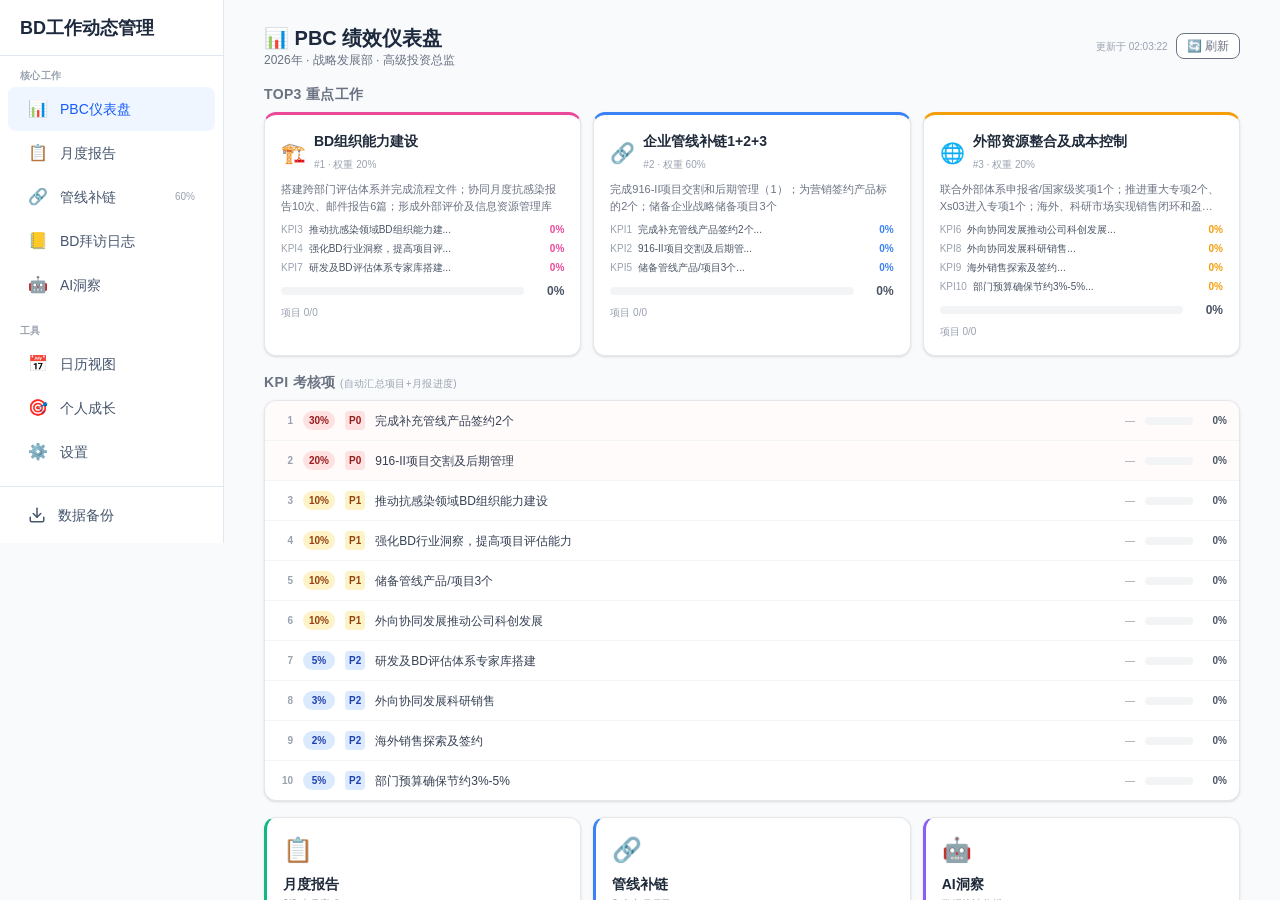
<file: index.html>
<!doctype html>
<html lang="zh-CN">
<head>
<meta charset="UTF-8"/>
<meta name="viewport" content="width=device-width,initial-scale=1.0"/>
<meta name="theme-color" content="#0f172a"/>
<meta name="description" content="BD工作动态管理系统"/>
<meta name="apple-mobile-web-app-capable" content="yes"/>
<meta name="apple-mobile-web-app-status-bar-style" content="black-translucent"/>
<base href="./">
<title>BD工作动态管理</title>
<style>
body{margin:0;overflow:hidden;user-select:none;-webkit-user-select:none;font-family:-apple-system,BlinkMacSystemFont,"Microsoft YaHei",sans-serif}
#root{height:100vh;display:flex}
#preload{position:fixed;inset:0;z-index:99999;display:flex;align-items:center;justify-content:center;background:#0f172a;transition:opacity .3s;flex-direction:column}
#preload.done{opacity:0;pointer-events:none}
.spn{width:40px;height:40px;border:3px solid #334155;border-top-color:#3b82f6;border-radius:50%;animation:spin .8s linear infinite;margin-bottom:16px}
@keyframes spin{to{transform:rotate(360deg)}}
.st{color:#64748b;font-size:.8rem;max-width:320px;text-align:center;line-height:1.5;margin-top:8px}
/* Login overlay */
#lo{position:fixed;inset:0;z-index:99998;display:none;align-items:center;justify-content:center;background:#0f172a}
.lc{background:#1e293b;border-radius:16px;padding:36px 28px;width:100%;max-width:380px;border:1px solid #334155;text-align:center}
.lc h2{font-size:1.2rem;color:#f1f5f9;margin-bottom:4px}
.lc .su{font-size:.75rem;color:#64748b;margin-bottom:20px}
.lc input{width:100%;padding:12px;background:#0f172a;border:1px solid #334155;border-radius:10px;color:#e2e8f0;font-size:15px;outline:none;box-sizing:border-box}
.lc input:focus{border-color:#3b82f6}
.lc .btn{width:100%;padding:12px;border:none;border-radius:10px;font-size:15px;font-weight:600;cursor:pointer;margin-top:12px;transition:all .2s}
.bl{background:#3b82f6;color:#fff}.bl:hover{background:#2563eb}
.bs{background:#10b981;color:#fff}.bs:hover{background:#059669}
.bq{background:transparent;color:#3b82f6;border:2px solid #3b82f6;margin-top:8px}
.er{color:#ef4444;font-size:.7rem;margin-top:6px;min-height:16px}
.qt{text-align:center;margin-top:12px}
.qt canvas{border-radius:12px;background:#fff;padding:8px}
.qh{font-size:.65rem;color:#64748b;margin-top:4px}
.tm{text-align:center;margin-top:10px;font-size:.7rem;color:#64748b}
.tm a{color:#3b82f6;cursor:pointer}
@media(max-width:480px){.lc{padding:24px 18px}}
</style>
</head>
<body>

<div id="preload"><div style="text-align:center"><div class="spn"></div><p style="color:#64748b;font-size:.85rem">BD工作动态管理</p><p class="st" id="ps"></p></div></div>

<div id="lo">
  <div class="lc">
    <h2 id="lt">BD工作动态管理</h2><p class="su" id="ls">请登录以访问系统</p>
    <input type="password" id="pw" placeholder="输入密码..." autocomplete="off"/>
    <div class="er" id="le"></div>
    <button class="btn bl" id="bl" onclick="DL()">登录</button>
    <button class="btn bq" id="bq" onclick="TQ()">扫码登录</button>
    <div id="qb" style="display:none"><canvas id="qc" width="220" height="220"></canvas><p class="qh">点击二维码复制链接，在手机浏览器打开即可登录</p></div>
    <div class="tm"><a id="ts" onclick="TS()">首次使用？设置主密码</a></div>
  </div>
</div>

<div id="root"></div>

<script>
(function(){
'use strict';

var PL=document.getElementById('preload'),PS=document.getElementById('ps'),LOGS=[];
function S(m){if(PS)PS.textContent=m;LOGS.push('[S] '+m)}
function L(m){console.log('[BD]',m);LOGS.push(m)}
S('初始化...');

// Fallback: hide preloader after 8s
setTimeout(function(){
  if(PL&&!PL.classList.contains('done')){S('加载超时 - 请刷新');PL.style.opacity='.6';PL.querySelector('.spn').style.display='none';}
},8000);

// Watch React mount
var obs=new MutationObserver(function(){var r=document.getElementById('root');if(r&&r.children.length>0){S('渲染完成');setTimeout(function(){PL.classList.add('done');setTimeout(function(){PL.style.display='none';},400);
  // Fix scroll-to-top button after React renders
  setTimeout(function(){var btns=document.querySelectorAll('[title="顶部"]');btns.forEach(function(b){var orig=b.onclick;b.onclick=function(){window.scrollTo({top:0,behavior:'smooth'});var c=document.querySelector('.min-h-screen');if(c)c.scrollTo({top:0,behavior:'smooth'});var m=document.querySelector('main');if(m)m.scrollTo({top:0,behavior:'smooth'})}});L('Scroll fix: '+btns.length+' btns')},800);
  // Fix mobile nav active state for /report and /goals
  setTimeout(function(){var p=location.pathname+location.hash;document.querySelectorAll('nav button').forEach(function(b){var to=(b.getAttribute('data-to')||'');if(to&&p.indexOf(to)>=0){b.style.color='#2563eb';b.querySelector('span:last-child')&&(b.querySelector('span:last-child').style.color='#2563eb')}});L('Mobile nav fix applied')},1000);
},200);obs.disconnect();L('React mounted');}});
obs.observe(document.getElementById('root'),{childList:true,subtree:true});

// Check URL for debug mode
var SKIP_LOGIN = location.search.indexOf('nologin=1')>=0 || location.hash.indexOf('nologin=1')>=0;
if(SKIP_LOGIN){S('调试模式 - 跳过登录');}

// ═══════════════ INDEXEDDB ═══════════════
var DB='BDSystemDB',DV=1,STS=['todos','calendar_events','goals','milestones','reminders','settings','projects','project_tasks','project_links','monthly_items','bd_visits','system'];
function ODB(){return new Promise(function(rs,rj){var r=indexedDB.open(DB,DV);r.onupgradeneeded=function(e){var d=e.target.result;for(var i=0;i<STS.length;i++){var s=STS[i];if(!d.objectStoreNames.contains(s))d.createObjectStore(s,{keyPath:'id',autoIncrement:true});}if(!d.objectStoreNames.contains('system'))d.createObjectStore('system',{keyPath:'key'});};r.onsuccess=function(){rs(r.result)};r.onerror=function(e){rj(e.target.error)};})}
function DO(s,m,fn){return ODB().then(function(d){return new Promise(function(rs,rj){var t=d.transaction(s,m),st=t.objectStore(s),r=fn(st);r.onsuccess=function(e){rs(e.target.result);try{d.close()}catch(_){}};r.onerror=function(e){rj(e.target.error);try{d.close()}catch(_){}};})})}
function GA(s){return DO(s,'readonly',function(st){return st.getAll()})}
function G1(s,id){return DO(s,'readonly',function(st){return st.get(id)})}
function PU(s,o){return DO(s,'readwrite',function(st){return st.put(o)})}
function DL1(s,id){return DO(s,'readwrite',function(st){return st.delete(id)})}

// ═══════════════ CRYPTO ═══════════════
var EK=null;
async function DK(pw,sa){var e=new TextEncoder(),km=await crypto.subtle.importKey('raw',e.encode(pw),'PBKDF2',false,['deriveKey']);return crypto.subtle.deriveKey({name:'PBKDF2',salt:sa||e.encode('BD-SALT-v2'),iterations:100000,hash:'SHA-256'},km,{name:'AES-GCM',length:256},false,['encrypt','decrypt'])}
async function EN(k,t){var iv=crypto.getRandomValues(new Uint8Array(12)),e=new TextEncoder(),ct=await crypto.subtle.encrypt({name:'AES-GCM',iv},k,e.encode(t)),c=new Uint8Array(iv.length+ct.byteLength);c.set(iv,0);c.set(new Uint8Array(ct),iv.length);return btoa(String.fromCharCode.apply(null,c))}
async function DE(k,b){var r=Uint8Array.from(atob(b),function(c){return c.charCodeAt(0)}),iv=r.slice(0,12),ct=r.slice(12),pt=await crypto.subtle.decrypt({name:'AES-GCM',iv},k,ct);return new TextDecoder().decode(pt)}
async function HP(pw){var e=new TextEncoder(),h=await crypto.subtle.digest('SHA-256',e.encode(pw));return Array.from(new Uint8Array(h)).map(function(b){return b.toString(16).padStart(2,'0')}).join('')}
async function SG(k){try{var r=await G1('system',k);return r?r.value:null}catch(e){return null}}
async function SS(k,v){try{await PU('system',{key:k,value:v})}catch(e){}}

// Encrypted data helpers
async function EGA(s){var rows=await GA(s);if(!EK)return rows;var d=[];for(var i=0;i<rows.length;i++){var r=rows[i];if(r._enc){try{var j=JSON.parse(await DE(EK,r._enc));j.id=r.id;d.push(j)}catch(e){d.push(r)}}else d.push(r)}return d}
async function EPU(s,o){if(EK&&!o._raw){var r={},id=o.id;for(var k in o){if(o.hasOwnProperty(k)&&k!=='id')r[k]=o[k]}var enc=await EN(EK,JSON.stringify(r));return PU(s,{id:id||undefined,_enc:enc})}return PU(s,o)}
async function DA(s){return EK?EGA(s):GA(s)}
async function DP(s,o){return EK?EPU(s,o):PU(s,o)}

// ═══════════════ LOGIN ═══════════════
var AUTH=false,LA=0,LU=0,MA=5,LD=30000,QT=300000;
async function DL(){if(LU&&Date.now()<LU){document.getElementById('le').textContent='已锁定，请'+Math.ceil((LU-Date.now())/1000)+'秒后重试';return}
  var p=document.getElementById('pw').value;if(!p){document.getElementById('le').textContent='请输入密码';return}
  var h=await SG('password_hash');if(!h){document.getElementById('le').textContent='请先设置主密码';return}
  var ih=await HP(p);if(ih!==h){LA++;document.getElementById('le').textContent='密码错误 ('+LA+'/'+MA+')';if(LA>=MA){LU=Date.now()+LD;setTimeout(function(){LU=0;LA=0;document.getElementById('le').textContent='';},LD)}return}
  LA=0;EK=await DK(p);await LAUNCH()}
async function DS(){var p=document.getElementById('pw').value;if(!p||p.length<6){document.getElementById('le').textContent='密码至少6位';return}
  var h=await HP(p);await SS('password_hash',h);EK=await DK(p);await LAUNCH()}
function TS(f){var s=document.getElementById('bl').classList.contains('bs');
  if(s||f){document.getElementById('bl').className='btn bl';document.getElementById('bl').textContent='登录';document.getElementById('bl').onclick=DL;document.getElementById('lt').textContent='BD工作动态管理';document.getElementById('ls').textContent='请登录以访问系统';document.getElementById('ts').textContent='首次使用？设置主密码';document.getElementById('ts').onclick=TS;document.getElementById('bq').style.display=''}
  else{document.getElementById('bl').className='btn bs';document.getElementById('bl').textContent='设置主密码并进入';document.getElementById('bl').onclick=DS;document.getElementById('lt').textContent='初始化系统';document.getElementById('ls').textContent='设置一个主密码（请牢记）';document.getElementById('ts').textContent='已有密码？去登录';document.getElementById('ts').onclick=function(){TS(true)};document.getElementById('bq').style.display='none';document.getElementById('qb').style.display='none'}}
var QTIM=null;
async function TQ(){var b=document.getElementById('qb');if(b.style.display==='none'){var h=await SG('password_hash');if(!h){document.getElementById('le').textContent='请先设置密码';return}
  var e=new TextEncoder(),n=Math.floor(Date.now()/QT),km=await crypto.subtle.importKey('raw',e.encode(h),{name:'HMAC',hash:'SHA-256'},false,['sign']);var s=await crypto.subtle.sign('HMAC',km,e.encode(String(n)));var t=btoa(String.fromCharCode.apply(null,new Uint8Array(s))).replace(/[+/=]/g,'');var url=location.origin+location.pathname+'#login='+t+'.'+n;
  var c=document.getElementById('qc'),ctx=c.getContext('2d');ctx.fillStyle='#fff';ctx.fillRect(0,0,220,220);ctx.fillStyle='#1e293b';ctx.fillRect(10,10,200,200);
  ctx.fillStyle='#fff';ctx.fillRect(30,30,160,160);
  ctx.fillStyle='#1e293b';ctx.font='bold 13px monospace';ctx.textAlign='center';
  ctx.fillText('扫码登录',110,80);
  ctx.font='9px monospace';ctx.fillText(url.substring(0,32),110,105);
  ctx.fillText(url.substring(32,64),110,118);
  ctx.fillText(url.substring(64,96),110,131);
  ctx.font='bold 11px monospace';ctx.fillStyle='#3b82f6';ctx.fillText('复制链接 →',110,165);
  b.style.display='block';
  // Click QR to copy URL
  c.style.cursor='pointer';c.title='点击复制登录链接';c.onclick=function(){navigator.clipboard.writeText(url).then(function(){document.getElementById('le').textContent='链接已复制！在手机浏览器打开即可登录'});};
  b.style.display='block';if(QTIM)clearInterval(QTIM);QTIM=setInterval(function(){if(b.style.display==='none'){clearInterval(QTIM)}},120000)}else{b.style.display='none';if(QTIM){clearInterval(QTIM);QTIM=null}}}
async function CQ(){var h=location.hash;if(h&&h.indexOf('#login=')===0){var d=h.slice(7),p=d.split('.'),t=p[0],ts=parseInt(p[1]),n=Math.floor(Date.now()/QT);if(Math.abs(n-ts)<=1){var ph=await SG('password_hash');if(ph){var e=new TextEncoder(),km=await crypto.subtle.importKey('raw',e.encode(ph),{name:'HMAC',hash:'SHA-256'},false,['sign']);var s=await crypto.subtle.sign('HMAC',km,e.encode(String(ts)));var ex=btoa(String.fromCharCode.apply(null,new Uint8Array(s))).replace(/[+/=]/g,'');if(t===ex){location.hash='';var sk=await DK(ph,e.encode('QR-SESSION'));EK=sk;await SS('qr_session_key',await EN(sk,ph));await LAUNCH();return true}}}location.hash=''}return false}
async function LAUNCH(){AUTH=true;document.getElementById('lo').style.display='none';document.getElementById('root').style.display='flex';L('Authenticated')}

// ═══════════════ INIT LOGIN ═══════════════
(async function I(){
  if(SKIP_LOGIN){AUTH=true;return}
  if(await CQ())return;
  var h=await SG('password_hash');
  if(!h){TS()}else{document.getElementById('lo').style.display='flex'}
  document.getElementById('pw').addEventListener('keydown',function(e){if(e.key==='Enter'){var s=document.getElementById('bl').classList.contains('bs');s?DS():DL()}})
  setInterval(function(){if(LU&&Date.now()>=LU){LU=0;LA=0;document.getElementById('le').textContent=''}},1000)
})();

// ═══════════════ API HELPERS ═══════════════
function JR(d,s){return new Response(JSON.stringify(d),{status:s||200,headers:{'Content-Type':'application/json','Access-Control-Allow-Origin':'*'}})}
function ER(m,s){return JR({error:m},s||500)}
function NO(){var d=new Date();return d.getFullYear()+'-'+String(d.getMonth()+1).padStart(2,'0')+'-'+String(d.getDate()).padStart(2,'0')+' '+String(d.getHours()).padStart(2,'0')+':'+String(d.getMinutes()).padStart(2,'0')+':'+String(d.getSeconds()).padStart(2,'0')}
function GP(url){try{return new URL('http://x'+url).searchParams}catch(e){return new URLSearchParams()}}

// ═══════════════ ROUTE MATCHER ═══════════════
function MR(url,method){var p=url.replace(/\/api/,''),m;
  if(method==='GET'&&p==='/todos')return{s:'todos',a:'getAll'};if(method==='POST'&&p==='/todos')return{s:'todos',a:'create'};m=p.match(/^\/todos\/(\d+)$/);if(m)return{s:'todos',a:method==='PUT'?'update':'delete',id:parseInt(m[1])};
  if(method==='GET'&&p==='/calendar/events')return{s:'calendar_events',a:'getFilteredCal'};if(method==='POST'&&p==='/calendar/events')return{s:'calendar_events',a:'create'};m=p.match(/^\/calendar\/events\/(\d+)$/);if(m)return{s:'calendar_events',a:method==='PUT'?'update':'delete',id:parseInt(m[1])};if(method==='GET'&&p.indexOf('/calendar/unified')===0)return{s:'calendar_events',a:'unified'};if(method==='PUT'&&p==='/calendar/sync-source')return{s:'calendar_events',a:'sync'};if(method==='GET'&&p.indexOf('/calendar/source-detail')===0)return{s:'calendar_events',a:'sourceDetail'};
  if(method==='GET'&&p==='/goals')return{s:'goals',a:'getAllG'};if(method==='POST'&&p==='/goals')return{s:'goals',a:'create'};m=p.match(/^\/goals\/(\d+)$/);if(m)return{s:'goals',a:method==='PUT'?'update':'delete',id:parseInt(m[1])};m=p.match(/^\/goals\/(\d+)\/progress$/);if(m)return{s:'goals',a:'updateP',id:parseInt(m[1])};if(method==='POST'&&p==='/goals/milestones')return{s:'milestones',a:'create'};m=p.match(/^\/goals\/milestones\/(\d+)$/);if(m)return{s:'milestones',a:method==='PUT'?'update':'delete',id:parseInt(m[1])};
  if(method==='GET'&&p.indexOf('/reminders/pending')===0)return{s:'reminders',a:'pending'};m=p.match(/^\/reminders\/(\d+)\/dismiss$/);if(m)return{s:'reminders',a:'dismiss',id:parseInt(m[1])};
  if(method==='GET'&&p==='/projects/all-tasks')return{s:'project_tasks',a:'allTasks'};if(method==='GET'&&p==='/projects')return{s:'projects',a:'getAll'};if(method==='POST'&&p==='/projects')return{s:'projects',a:'create'};m=p.match(/^\/projects\/(\d+)\/tasks$/);if(m)return{s:'project_tasks',a:method==='GET'?'byProject':'createTask',id:parseInt(m[1])};m=p.match(/^\/projects\/(\d+)\/links$/);if(m)return{s:'project_links',a:'getLinks',id:parseInt(m[1])};m=p.match(/^\/projects\/(\d+)\/suggested-links$/);if(m)return{s:'project_links',a:'suggested',id:parseInt(m[1])};m=p.match(/^\/projects\/(\d+)$/);if(m)return{s:'projects',a:method==='GET'?'getById':(method==='PUT'?'update':'delete'),id:parseInt(m[1])};m=p.match(/^\/projects\/tasks\/(\d+)$/);if(m)return{s:'project_tasks',a:method==='PUT'?'updateTask':'deleteTask',id:parseInt(m[1])};if(method==='POST'&&p==='/projects/links')return{s:'project_links',a:'createLink'};m=p.match(/^\/projects\/links\/(\d+)$/);if(m)return{s:'project_links',a:'deleteLink',id:parseInt(m[1])};
  if(method==='GET'&&p.indexOf('/monthly/summary')===0)return{s:'monthly_items',a:'summary'};if(method==='GET'&&p.indexOf('/monthly/items')===0&&p.indexOf('?')>=0)return{s:'monthly_items',a:'getFiltered'};m=p.match(/^\/monthly\/items\/(\d+)$/);if(m)return{s:'monthly_items',a:method==='GET'?'getById':(method==='PUT'?'update':'delete'),id:parseInt(m[1])};if(method==='POST'&&p==='/monthly/items')return{s:'monthly_items',a:'create'};if(method==='POST'&&p.indexOf('/monthly/dedup')>=0)return{s:'monthly_items',a:'dedup'};if(method==='POST'&&p.indexOf('/monthly/clean-dates')>=0)return{s:'monthly_items',a:'cleanDates'};
  if(method==='GET'&&p.indexOf('/bd-visits/stats/summary')>=0)return{s:'bd_visits',a:'stats'};m=p.match(/^\/bd-visits\/(\d+)$/);if(m)return{s:'bd_visits',a:method==='GET'?'getById':(method==='PUT'?'update':'delete'),id:parseInt(m[1])};if(method==='GET'&&p.indexOf('/bd-visits')===0&&p.split('/').length<=2)return{s:'bd_visits',a:'getAll'};if(method==='POST'&&p==='/bd-visits')return{s:'bd_visits',a:'create'};
  m=p.match(/^\/settings\/(.+)$/);if(m)return{s:'settings',a:method==='GET'?'get':'set',key:m[1]};
  if(method==='GET'&&p.indexOf('/analyze/monthly')>=0)return{s:'monthly_items',a:'analyzeM'};if(method==='GET'&&p.indexOf('/analyze/sequential')>=0)return{s:'monthly_items',a:'analyzeS'};
  if(method==='GET'&&p.match(/^\/projects\/(\d+)\/related-history/))return{s:'projects',a:'relatedHistory'};
  return null}

// ═══════════════ API HANDLER ═══════════════
async function HA(url,method,body){
  var r=MR(url,method);if(!r)return ER('Not found: '+url,404);
  try{var s=r.s,a=r.a,id=r.id,key=r.key,now=NO(),bd={};
    if(body){try{bd=typeof body==='string'?JSON.parse(body):body}catch(e){bd={}}}
    var qp=GP(url);

    switch(a){
      case 'getAll':return JR(await DA(s));
      case 'getFilteredCal':var ce=await DA('calendar_events'),st=qp.get('start'),en=qp.get('end');if(st&&en)ce=ce.filter(function(e){return e.event_date>=st&&e.event_date<=en});return JR(ce);
      case 'getFiltered':var items=await DA(s),y=parseInt(qp.get('year')),m=parseInt(qp.get('month'));if(y&&m)items=items.filter(function(i){return i.year===y&&i.month===m});return JR(items);
      case 'getById':return JR(await G1(s,id));
      case 'create':var o={};for(var k in bd){if(bd.hasOwnProperty(k))o[k]=bd[k]}o.created_at=o.created_at||now;o.updated_at=now;delete o.id;var nid=await DP(s,o);var cr=await G1(s,nid);return JR(cr||{},201);
      case 'update':var ex=await G1(s,id);if(!ex)return ER('Not found',404);for(var k2 in bd){if(bd.hasOwnProperty(k2))ex[k2]=bd[k2]}ex.updated_at=now;await DP(s,ex);return JR(await G1(s,id));
      case 'delete':await DL1(s,id);return JR({success:true});
      case 'getAllG':var gs=await DA('goals'),ms=await DA('milestones');return JR({goals:gs,milestones:ms});
      case 'updateP':var g=await G1(s,id);if(!g)return ER('Not found',404);g.current_value=bd.value;g.updated_at=now;await DP(s,g);return JR(g);
      case 'unified':var ev=await DA('calendar_events'),td=await DA('todos'),ust=qp.get('start'),uen=qp.get('end');
        if(ust&&uen){ev=ev.filter(function(e){return e.event_date>=ust&&e.event_date<=uen});td=td.filter(function(t){return t.due_date&&t.due_date>=ust&&t.due_date<=uen})}
        var u=[];ev.forEach(function(e){u.push(Object.assign({},e,{source_type:'calendar',source_id:e.id,color:e.color||'#3b82f6'}))});td.filter(function(t){return t.due_date}).forEach(function(t){u.push({id:'todo_'+t.id,source_type:'todo',source_id:t.id,title:t.title,description:t.description||'',date:t.due_date,status:t.status,color:'#f59e0b',priority:t.priority,completed:t.status==='done'})});return JR(u);
      case 'pending':return JR(await DA('reminders'));case 'dismiss':await DL1('reminders',id);return JR({success:true});
      case 'get':var sv=await G1('settings',key);return JR(sv?sv.value:null);case 'set':await PU('settings',{key:key,value:bd.value});return JR({success:true});
      case 'summary':var mi=await DA('monthly_items'),uy=parseInt(qp.get('year')||'2026'),mo={};for(var mm=1;mm<=12;mm++){var fi=mi.filter(function(i){return i.year===uy&&i.month===mm});mo[mm]={summary:fi.filter(function(i){return i.type==='summary'}).length,plan:fi.filter(function(i){return i.type==='plan'}).length}}return JR({year:uy,months:mo});
      case 'dedup':return JR({removed:0,ids:[],message:'ok'});case 'cleanDates':return JR({removed:0,message:'ok'});
      case 'stats':var vs=await DA('bd_visits'),bi={},bo={},ba={};vs.forEach(function(v){bi[v.industry]=(bi[v.industry]||0)+1;bo[v.opportunity]=(bo[v.opportunity]||0)+1;ba[v.action_status]=(ba[v.action_status]||0)+1});return JR({total:vs.length,byIndustry:Object.keys(bi).map(function(k){return{industry:k,cnt:bi[k]}}),byOpportunity:Object.keys(bo).map(function(k){return{opportunity:k,cnt:bo[k]}}),byAction:Object.keys(ba).map(function(k){return{action_status:k,cnt:ba[k]}})});
      case 'analyzeM':var am=await DA('monthly_items'),yr1=parseInt(qp.get('year')),mo1=parseInt(qp.get('month'));var fit=am.filter(function(i){return i.year===yr1&&i.month===mo1}),tdn=fit.filter(function(i){return i.status==='完成'||i.status==='done'}).length,prv=am.filter(function(i){return i.year===yr1&&i.month===mo1-1}),pd=prv.filter(function(i){return i.status==='完成'||i.status==='done'}).length;
        var cats={},prios={};fit.forEach(function(i){cats[i.category]=(cats[i.category]||0)+1;var p=i.priority||0;prios[p]=(prios[p]||0)+1});
        return JR({year:yr1,month:mo1,overview:{total:fit.length,done:tdn,pending:fit.length-tdn,rate:fit.length?(tdn/fit.length*100):0,grade:tdn>=fit.length*.8?'A':tdn>=fit.length*.5?'B':'C'},prevMonth:{month:mo1-1,year:yr1,total:prv.length,done:pd,rate:prv.length?(pd/prv.length*100):0},velocity:{change:prv.length?((fit.length-prv.length)/prv.length*100):0,trend:fit.length>prv.length?'up':fit.length<prv.length?'down':'stable'},bdPipeline:[],priorityAnalysis:[{level:0,label:'无',total:prios[0]||0,done:0,rate:0},{level:1,label:'低',total:prios[1]||0,done:0,rate:0},{level:2,label:'中',total:prios[2]||0,done:0,rate:0},{level:3,label:'高',total:prios[3]||0,done:0,rate:0}],categoryAnalysis:Object.keys(cats).map(function(c){var cd=fit.filter(function(i){return i.category===c&&(i.status==='完成'||i.status==='done')}).length;return{category:c,total:cats[c],done:cd,rate:cats[c]?(cd/cats[c]*100):0,pending:cats[c]-cd}}),unfinishedReasons:fit.filter(function(i){return i.status!=='完成'&&i.status!=='done'}).map(function(i){return i.completion_note||i.content||''}).filter(Boolean).slice(0,10),bdExploration:{total:0,done:0,rate:0,items:[]},followUps:fit.filter(function(i){return i.status&&i.status!=='完成'&&i.status!=='done'}).slice(0,8).map(function(i){return{content:i.content,category:i.category,priority:i.priority||0,due_date:i.due_date}}),recommendations:tdn<fit.length*.5?['完成率偏低，建议优先推进核心项目']:['各项工作推进良好，继续保持'],summary:yr1+'年'+mo1+'月共'+fit.length+'项工作，完成'+tdn+'项，完成率'+Math.round(tdn/fit.length*100)+'%'});
      case 'analyzeS':return JR({year:2026,quarters:{},monthly:{},summary:'本地数据分析'});
      case 'allTasks':return JR(await DA('project_tasks'));
      case 'byProject':var pt=await DA('project_tasks');return JR(pt.filter(function(t){return t.project_id===id}));
      case 'createTask':var to={};for(var kt in bd){to[kt]=bd[kt]}to.project_id=id;to.created_at=now;delete to.id;var tn=await DP('project_tasks',to);return JR(await G1('project_tasks',tn),201);
      case 'updateTask':var tk=await G1('project_tasks',id);if(!tk)return ER('Not found',404);for(var ku in bd){tk[ku]=bd[ku]}await DP('project_tasks',tk);return JR(await G1('project_tasks',id));
      case 'deleteTask':await DL1('project_tasks',id);return JR({success:true});
      case 'getLinks':var al=await DA('project_links'),pl=al.filter(function(l){return l.project_a===id||l.project_b===id}),ap=await DA('projects');return JR(pl.map(function(l){var oid=l.project_a===id?l.project_b:l.project_a,op=ap.find(function(p){return p.id===oid});return{link:l,otherProject:op||null}}));
      case 'suggested':return JR([]);
      case 'createLink':var lo={};for(var kl in bd){lo[kl]=bd[kl]}lo.created_at=now;delete lo.id;var ln=await DP('project_links',lo);return JR(await G1('project_links',ln),201);
      case 'deleteLink':await DL1('project_links',id);return JR({success:true});
      case 'sourceDetail':var tp=qp.get('type'),si=parseInt(qp.get('id'));if(tp==='todo')return JR(await G1('todos',si));if(tp==='monthly')return JR(await G1('monthly_items',si));if(tp==='bd_visit')return JR(await G1('bd_visits',si));return JR(null);
      case 'sync':return JR({success:true});
      case 'relatedHistory':var allM=await DA('monthly_items'),allT=await DA('project_tasks'),allTD=await DA('todos'),kw=(qp.get('keywords')||'').split(/[,，\s]+/).filter(function(k){return k.length>=2}),yr=parseInt(qp.get('year')),mo=parseInt(qp.get('month'));var tl=[];
        for(var mi=0;mi<allM.length;mi++){var item=allM[mi];if(item.year>yr||(item.year===yr&&item.month>mo))continue;var match=kw.length===0||kw.some(function(k){return(item.content||'').indexOf(k)>=0||(item.category||'').indexOf(k)>=0});if(match)tl.push({source:'monthly',id:item.id,content:item.content,category:item.category,status:item.status,due_date:item.due_date,year:item.year,month:item.month})}
        for(var ti=0;ti<allT.length;ti++){var tsk=allT[ti];if(tsk.project_id!==id)continue;if(tsk.year>yr||(tsk.year===yr&&tsk.month>mo))continue;tl.push({source:'task',id:tsk.id,content:tsk.description||tsk.next_action||'',category:'任务',status:tsk.status||'',due_date:tsk.due_date,year:tsk.year,month:tsk.month})}
        for(var di=0;di<allTD.length;di++){var td=allTD[di];var tdm=td.due_date?parseInt(td.due_date.slice(5,7)):mo,tdy=td.due_date?parseInt(td.due_date.slice(0,4)):yr;if(tdy>yr||(tdy===yr&&tdm>mo))continue;tl.push({source:'todo',id:td.id,content:td.title,category:'待办',status:td.status||'',due_date:td.due_date,year:tdy,month:tdm})}
        tl.sort(function(a,b){return a.year!==b.year?a.year-b.year:a.month-b.month});
        var groups=[];tl.forEach(function(i){var key=i.year+'年'+(i.month||'')+'月';var g=groups.find(function(x){return x.label===key});if(!g){g={label:key,items:[]};groups.push(g)}g.items.push(i)});
        return JR({timeline:groups,keywords:kw.length>0?kw:['项目','进展','计划','完成','报告']});
      default:return ER('Unknown: '+a);
    }}catch(e){L('API Error ['+a+']: '+e.message);return ER(e.message||'Internal error',500)}
}

// ═══════════════ FETCH INTERCEPTOR ═══════════════
var _F=window.fetch;window.fetch=function(input,init){init=init||{};var url,method,body;
  if(typeof input==='string'){url=input;method=(init.method||'GET').toUpperCase();body=init.body||null}
  else if(input&&input.url){url=input.url;method=(input.method||init.method||'GET').toUpperCase();body=init.body||input.body||null}
  else return _F.call(window,input,init);
  if(url.indexOf('/api/')>=0)return HA(url,method,body);
  return _F.call(window,input,init)}

// ═══════════════ EXPORT/IMPORT ═══════════════
window.exportAllData=async function(){var d={};for(var i=0;i<STS.length;i++){var s=STS[i];if(s==='system')continue;d[s]=await DA(s)}var b=new Blob([JSON.stringify(d,null,2)],{type:'application/json'}),a=document.createElement('a');a.href=URL.createObjectURL(b);a.download='BD_backup_'+new Date().toISOString().slice(0,10)+'.json';a.click()}
window.importAllData=async function(f){var t=await f.text(),d=JSON.parse(t);for(var s in d){if(STS.indexOf(s)<0||s==='system')continue;for(var j=0;j<d[s].length;j++){d[s][j].id=undefined;await DP(s,d[s][j])}}alert('导入完成');location.reload()}
window.runDiag=async function(){var r=['=== BD Diagnostics ==='];try{var db=await ODB();r.push('DB: OK ('+Array.from(db.objectStoreNames).join(',')+')');db.close()}catch(e){r.push('DB: FAIL - '+e.message)}for(var i=0;i<STS.length;i++){try{var c=(await GA(STS[i])).length;r.push(STS[i]+': '+c+' recs')}catch(e){r.push(STS[i]+': ERR - '+e.message)}}
  r.push('Auth: '+(AUTH?'ON':'OFF'));r.push('Host: '+location.hostname);r.push('Logs: '+LOGS.length);r.push('========================');console.log(r.join('\n'));return r.join('\n')}

// Sample data generator for testing
window.genSampleData=async function(){
  var y=2026,m=6;
  var visits=[{target_name:'BioPharm Inc.',industry:'创新药',visit_date:y+'-0'+m+'-05',source:'行业会议',confidence:'高',profit_model:'License-out',one_liner:'新型双抗ADC平台',opportunity:'BD项目',action_status:'跟进中',created_at:NO(),updated_at:NO()},
    {target_name:'GeneTech Labs',industry:'基因治疗',visit_date:y+'-0'+m+'-12',source:'FA推荐',confidence:'中',profit_model:'NewCo',one_liner:'AAV载体基因治疗',opportunity:'BD项目',action_status:'待评估',created_at:NO(),updated_at:NO()}];
  for(var i=0;i<visits.length;i++)await DP('bd_visits',visits[i]);
  var items=[{year:y,month:m,type:'summary',category:'BD项目',content:'完成Astra-Tech项目TS条款谈判',status:'已完成',bd_stage:'TS谈判',responsible_person:'BD VP',reviewer:'CEO',created_at:NO(),updated_at:NO()},
    {year:y,month:m,type:'summary',category:'BD项目',content:'拜访3家创新药企进行标的筛选',status:'已完成',created_at:NO(),updated_at:NO()},
    {year:y,month:m,type:'plan',category:'BD项目',content:'推进BioPharm项目进入尽调阶段',status:'进行中',due_date:y+'-0'+(m+1)+'-15',created_at:NO(),updated_at:NO()},
    {year:y,month:m,type:'summary',category:'资本项目',content:'完成916-II交割后管理报告',status:'已完成',created_at:NO(),updated_at:NO()},
    {year:y,month:m,type:'plan',category:'资本项目',content:'准备Q3资本项目沙盘推演',status:'进行中',created_at:NO(),updated_at:NO()}];
  for(var j=0;j<items.length;j++)await DP('monthly_items',items[j]);
  var projects=[{name:'BD2026-001 BioPharm双抗ADC',code:'BD2026-001',category:'BD项目',description:'新型双抗ADC平台技术引进',status:'active',bd_stage:'尽职调查',source:'行业会议',overview:'标的为US-based biotech，拥有FIC双抗ADC平台 [关键词:ADC,双抗,license,引进]',responsible_person:'BD VP',reviewer:'CEO',created_at:NO(),updated_at:NO()}];
  for(var k=0;k<projects.length;k++)await DP('projects',projects[k]);
  console.log('Sample data generated: '+visits.length+' visits, '+items.length+' monthly items, '+projects.length+' projects');
  return'Generated. Refresh to see data.'};

// ═══════════════ POST-INIT ═══════════════
setTimeout(async function(){try{await ODB();L('DB ready');S('就绪')}catch(e){L('DB FAIL: '+e.message);S('数据库失败: '+e.message)}},500)

})();
</script>

<script type="module" crossorigin src="assets/index-BWuu2FYJ.js"></script>
<link rel="stylesheet" crossorigin href="assets/index-WEw1OT1d.css">

</body>
</html>
</file>
<file: assets/index-WEw1OT1d.css>
/*! tailwindcss v4.3.0 | MIT License | https://tailwindcss.com */
@layer properties{@supports (((-webkit-hyphens:none)) and (not (margin-trim:inline))) or ((-moz-orient:inline) and (not (color:rgb(from red r g b)))){*,:before,:after,::backdrop{--tw-translate-x:0;--tw-translate-y:0;--tw-translate-z:0;--tw-scale-x:1;--tw-scale-y:1;--tw-scale-z:1;--tw-rotate-x:initial;--tw-rotate-y:initial;--tw-rotate-z:initial;--tw-skew-x:initial;--tw-skew-y:initial;--tw-space-y-reverse:0;--tw-divide-y-reverse:0;--tw-border-style:solid;--tw-leading:initial;--tw-font-weight:initial;--tw-tracking:initial;--tw-shadow:0 0 #0000;--tw-shadow-color:initial;--tw-shadow-alpha:100%;--tw-inset-shadow:0 0 #0000;--tw-inset-shadow-color:initial;--tw-inset-shadow-alpha:100%;--tw-ring-color:initial;--tw-ring-shadow:0 0 #0000;--tw-inset-ring-color:initial;--tw-inset-ring-shadow:0 0 #0000;--tw-ring-inset:initial;--tw-ring-offset-width:0px;--tw-ring-offset-color:#fff;--tw-ring-offset-shadow:0 0 #0000;--tw-outline-style:solid;--tw-blur:initial;--tw-brightness:initial;--tw-contrast:initial;--tw-grayscale:initial;--tw-hue-rotate:initial;--tw-invert:initial;--tw-opacity:initial;--tw-saturate:initial;--tw-sepia:initial;--tw-drop-shadow:initial;--tw-drop-shadow-color:initial;--tw-drop-shadow-alpha:100%;--tw-drop-shadow-size:initial;--tw-duration:initial}}}@layer theme{:root,:host{--font-sans:ui-sans-serif, system-ui, sans-serif, "Apple Color Emoji", "Segoe UI Emoji", "Segoe UI Symbol", "Noto Color Emoji";--font-mono:ui-monospace, SFMono-Regular, Menlo, Monaco, Consolas, "Liberation Mono", "Courier New", monospace;--color-red-50:oklch(97.1% .013 17.38);--color-red-100:oklch(93.6% .032 17.717);--color-red-200:oklch(88.5% .062 18.334);--color-red-300:oklch(80.8% .114 19.571);--color-red-400:oklch(70.4% .191 22.216);--color-red-500:oklch(63.7% .237 25.331);--color-red-600:oklch(57.7% .245 27.325);--color-red-700:oklch(50.5% .213 27.518);--color-red-800:oklch(44.4% .177 26.899);--color-orange-50:oklch(98% .016 73.684);--color-orange-100:oklch(95.4% .038 75.164);--color-orange-200:oklch(90.1% .076 70.697);--color-orange-300:oklch(83.7% .128 66.29);--color-orange-400:oklch(75% .183 55.934);--color-orange-500:oklch(70.5% .213 47.604);--color-orange-700:oklch(55.3% .195 38.402);--color-amber-50:oklch(98.7% .022 95.277);--color-amber-100:oklch(96.2% .059 95.617);--color-amber-200:oklch(92.4% .12 95.746);--color-amber-400:oklch(82.8% .189 84.429);--color-amber-500:oklch(76.9% .188 70.08);--color-amber-600:oklch(66.6% .179 58.318);--color-amber-700:oklch(55.5% .163 48.998);--color-amber-800:oklch(47.3% .137 46.201);--color-yellow-50:oklch(98.7% .026 102.212);--color-yellow-100:oklch(97.3% .071 103.193);--color-yellow-200:oklch(94.5% .129 101.54);--color-yellow-300:oklch(90.5% .182 98.111);--color-yellow-400:oklch(85.2% .199 91.936);--color-yellow-500:oklch(79.5% .184 86.047);--color-yellow-600:oklch(68.1% .162 75.834);--color-yellow-700:oklch(55.4% .135 66.442);--color-yellow-800:oklch(47.6% .114 61.907);--color-green-50:oklch(98.2% .018 155.826);--color-green-100:oklch(96.2% .044 156.743);--color-green-200:oklch(92.5% .084 155.995);--color-green-300:oklch(87.1% .15 154.449);--color-green-400:oklch(79.2% .209 151.711);--color-green-500:oklch(72.3% .219 149.579);--color-green-600:oklch(62.7% .194 149.214);--color-green-700:oklch(52.7% .154 150.069);--color-green-800:oklch(44.8% .119 151.328);--color-emerald-50:oklch(97.9% .021 166.113);--color-emerald-100:oklch(95% .052 163.051);--color-emerald-200:oklch(90.5% .093 164.15);--color-emerald-400:oklch(76.5% .177 163.223);--color-emerald-500:oklch(69.6% .17 162.48);--color-emerald-600:oklch(59.6% .145 163.225);--color-emerald-700:oklch(50.8% .118 165.612);--color-teal-50:oklch(98.4% .014 180.72);--color-teal-100:oklch(95.3% .051 180.801);--color-teal-500:oklch(70.4% .14 182.503);--color-teal-700:oklch(51.1% .096 186.391);--color-cyan-50:oklch(98.4% .019 200.873);--color-cyan-100:oklch(95.6% .045 203.388);--color-cyan-500:oklch(71.5% .143 215.221);--color-cyan-700:oklch(52% .105 223.128);--color-blue-50:oklch(97% .014 254.604);--color-blue-100:oklch(93.2% .032 255.585);--color-blue-200:oklch(88.2% .059 254.128);--color-blue-300:oklch(80.9% .105 251.813);--color-blue-400:oklch(70.7% .165 254.624);--color-blue-500:oklch(62.3% .214 259.815);--color-blue-600:oklch(54.6% .245 262.881);--color-blue-700:oklch(48.8% .243 264.376);--color-blue-800:oklch(42.4% .199 265.638);--color-indigo-50:oklch(96.2% .018 272.314);--color-indigo-100:oklch(93% .034 272.788);--color-indigo-200:oklch(87% .065 274.039);--color-indigo-300:oklch(78.5% .115 274.713);--color-indigo-500:oklch(58.5% .233 277.117);--color-indigo-600:oklch(51.1% .262 276.966);--color-indigo-700:oklch(45.7% .24 277.023);--color-indigo-800:oklch(39.8% .195 277.366);--color-purple-50:oklch(97.7% .014 308.299);--color-purple-100:oklch(94.6% .033 307.174);--color-purple-200:oklch(90.2% .063 306.703);--color-purple-500:oklch(62.7% .265 303.9);--color-purple-600:oklch(55.8% .288 302.321);--color-purple-700:oklch(49.6% .265 301.924);--color-pink-50:oklch(97.1% .014 343.198);--color-pink-100:oklch(94.8% .028 342.258);--color-pink-500:oklch(65.6% .241 354.308);--color-pink-700:oklch(52.5% .223 3.958);--color-slate-50:oklch(98.4% .003 247.858);--color-slate-100:oklch(96.8% .007 247.896);--color-slate-200:oklch(92.9% .013 255.508);--color-slate-300:oklch(86.9% .022 252.894);--color-slate-400:oklch(70.4% .04 256.788);--color-slate-500:oklch(55.4% .046 257.417);--color-slate-600:oklch(44.6% .043 257.281);--color-slate-700:oklch(37.2% .044 257.287);--color-slate-800:oklch(27.9% .041 260.031);--color-gray-50:oklch(98.5% .002 247.839);--color-gray-100:oklch(96.7% .003 264.542);--color-gray-200:oklch(92.8% .006 264.531);--color-gray-300:oklch(87.2% .01 258.338);--color-gray-400:oklch(70.7% .022 261.325);--color-gray-500:oklch(55.1% .027 264.364);--color-gray-600:oklch(44.6% .03 256.802);--color-gray-700:oklch(37.3% .034 259.733);--color-gray-800:oklch(27.8% .033 256.848);--color-black:#000;--color-white:#fff;--spacing:.25rem;--container-xs:20rem;--container-md:28rem;--container-lg:32rem;--container-2xl:42rem;--container-3xl:48rem;--container-4xl:56rem;--container-5xl:64rem;--text-xs:.75rem;--text-xs--line-height:calc(1 / .75);--text-sm:.875rem;--text-sm--line-height:calc(1.25 / .875);--text-base:1rem;--text-base--line-height:calc(1.5 / 1);--text-lg:1.125rem;--text-lg--line-height:calc(1.75 / 1.125);--text-xl:1.25rem;--text-xl--line-height:calc(1.75 / 1.25);--text-2xl:1.5rem;--text-2xl--line-height:calc(2 / 1.5);--text-5xl:3rem;--text-5xl--line-height:1;--font-weight-normal:400;--font-weight-medium:500;--font-weight-semibold:600;--font-weight-bold:700;--tracking-wide:.025em;--leading-tight:1.25;--leading-relaxed:1.625;--radius-md:.375rem;--radius-lg:.5rem;--radius-xl:.75rem;--radius-2xl:1rem;--drop-shadow-sm:0 1px 2px #00000026;--animate-spin:spin 1s linear infinite;--animate-pulse:pulse 2s cubic-bezier(.4, 0, .6, 1) infinite;--default-transition-duration:.15s;--default-transition-timing-function:cubic-bezier(.4, 0, .2, 1);--default-font-family:var(--font-sans);--default-mono-font-family:var(--font-mono)}}@layer base{*,:after,:before,::backdrop{box-sizing:border-box;border:0 solid;margin:0;padding:0}::file-selector-button{box-sizing:border-box;border:0 solid;margin:0;padding:0}html,:host{-webkit-text-size-adjust:100%;tab-size:4;line-height:1.5;font-family:var(--default-font-family,ui-sans-serif, system-ui, sans-serif, "Apple Color Emoji", "Segoe UI Emoji", "Segoe UI Symbol", "Noto Color Emoji");font-feature-settings:var(--default-font-feature-settings,normal);font-variation-settings:var(--default-font-variation-settings,normal);-webkit-tap-highlight-color:transparent}hr{height:0;color:inherit;border-top-width:1px}abbr:where([title]){-webkit-text-decoration:underline dotted;text-decoration:underline dotted}h1,h2,h3,h4,h5,h6{font-size:inherit;font-weight:inherit}a{color:inherit;-webkit-text-decoration:inherit;-webkit-text-decoration:inherit;-webkit-text-decoration:inherit;-webkit-text-decoration:inherit;text-decoration:inherit}b,strong{font-weight:bolder}code,kbd,samp,pre{font-family:var(--default-mono-font-family,ui-monospace, SFMono-Regular, Menlo, Monaco, Consolas, "Liberation Mono", "Courier New", monospace);font-feature-settings:var(--default-mono-font-feature-settings,normal);font-variation-settings:var(--default-mono-font-variation-settings,normal);font-size:1em}small{font-size:80%}sub,sup{vertical-align:baseline;font-size:75%;line-height:0;position:relative}sub{bottom:-.25em}sup{top:-.5em}table{text-indent:0;border-color:inherit;border-collapse:collapse}:-moz-focusring{outline:auto}progress{vertical-align:baseline}summary{display:list-item}ol,ul,menu{list-style:none}img,svg,video,canvas,audio,iframe,embed,object{vertical-align:middle;display:block}img,video{max-width:100%;height:auto}button,input,select,optgroup,textarea{font:inherit;font-feature-settings:inherit;font-variation-settings:inherit;letter-spacing:inherit;color:inherit;opacity:1;background-color:#0000;border-radius:0}::file-selector-button{font:inherit;font-feature-settings:inherit;font-variation-settings:inherit;letter-spacing:inherit;color:inherit;opacity:1;background-color:#0000;border-radius:0}:where(select:is([multiple],[size])) optgroup{font-weight:bolder}:where(select:is([multiple],[size])) optgroup option{padding-inline-start:20px}::file-selector-button{margin-inline-end:4px}::placeholder{opacity:1}@supports (not ((-webkit-appearance:-apple-pay-button))) or (contain-intrinsic-size:1px){::placeholder{color:currentColor}@supports (color:color-mix(in lab, red, red)){::placeholder{color:color-mix(in oklab, currentcolor 50%, transparent)}}}textarea{resize:vertical}::-webkit-search-decoration{-webkit-appearance:none}::-webkit-date-and-time-value{min-height:1lh;text-align:inherit}::-webkit-datetime-edit{display:inline-flex}::-webkit-datetime-edit-fields-wrapper{padding:0}::-webkit-datetime-edit{padding-block:0}::-webkit-datetime-edit-year-field{padding-block:0}::-webkit-datetime-edit-month-field{padding-block:0}::-webkit-datetime-edit-day-field{padding-block:0}::-webkit-datetime-edit-hour-field{padding-block:0}::-webkit-datetime-edit-minute-field{padding-block:0}::-webkit-datetime-edit-second-field{padding-block:0}::-webkit-datetime-edit-millisecond-field{padding-block:0}::-webkit-datetime-edit-meridiem-field{padding-block:0}::-webkit-calendar-picker-indicator{line-height:1}:-moz-ui-invalid{box-shadow:none}button,input:where([type=button],[type=reset],[type=submit]){appearance:button}::file-selector-button{appearance:button}::-webkit-inner-spin-button{height:auto}::-webkit-outer-spin-button{height:auto}[hidden]:where(:not([hidden=until-found])){display:none!important}}@layer components;@layer utilities{.visible{visibility:visible}.absolute{position:absolute}.fixed{position:fixed}.relative{position:relative}.sticky{position:sticky}.inset-0{inset:calc(var(--spacing) * 0)}.inset-y-0{inset-block:calc(var(--spacing) * 0)}.top-0{top:calc(var(--spacing) * 0)}.top-0\.5{top:calc(var(--spacing) * .5)}.top-1\.5{top:calc(var(--spacing) * 1.5)}.top-1\/2{top:50%}.top-4{top:calc(var(--spacing) * 4)}.right-0{right:calc(var(--spacing) * 0)}.right-3{right:calc(var(--spacing) * 3)}.right-4{right:calc(var(--spacing) * 4)}.bottom-0{bottom:calc(var(--spacing) * 0)}.bottom-16{bottom:calc(var(--spacing) * 16)}.-left-\[25px\]{left:-25px}.left-0{left:calc(var(--spacing) * 0)}.left-0\.5{left:calc(var(--spacing) * .5)}.left-3{left:calc(var(--spacing) * 3)}.z-10{z-index:10}.z-20{z-index:20}.z-30{z-index:30}.z-50{z-index:50}.float-left{float:left}.container{width:100%}@media (width>=40rem){.container{max-width:40rem}}@media (width>=48rem){.container{max-width:48rem}}@media (width>=64rem){.container{max-width:64rem}}@media (width>=80rem){.container{max-width:80rem}}@media (width>=96rem){.container{max-width:96rem}}.mx-0\.5{margin-inline:calc(var(--spacing) * .5)}.mx-2{margin-inline:calc(var(--spacing) * 2)}.mx-4{margin-inline:calc(var(--spacing) * 4)}.mx-auto{margin-inline:auto}.my-1{margin-block:calc(var(--spacing) * 1)}.mt-0\.5{margin-top:calc(var(--spacing) * .5)}.mt-1{margin-top:calc(var(--spacing) * 1)}.mt-1\.5{margin-top:calc(var(--spacing) * 1.5)}.mt-2{margin-top:calc(var(--spacing) * 2)}.mt-2\.5{margin-top:calc(var(--spacing) * 2.5)}.mt-3{margin-top:calc(var(--spacing) * 3)}.mt-4{margin-top:calc(var(--spacing) * 4)}.mt-5{margin-top:calc(var(--spacing) * 5)}.mt-auto{margin-top:auto}.mr-1{margin-right:calc(var(--spacing) * 1)}.mr-2{margin-right:calc(var(--spacing) * 2)}.mr-3{margin-right:calc(var(--spacing) * 3)}.mb-0\.5{margin-bottom:calc(var(--spacing) * .5)}.mb-1{margin-bottom:calc(var(--spacing) * 1)}.mb-1\.5{margin-bottom:calc(var(--spacing) * 1.5)}.mb-2{margin-bottom:calc(var(--spacing) * 2)}.mb-3{margin-bottom:calc(var(--spacing) * 3)}.mb-4{margin-bottom:calc(var(--spacing) * 4)}.mb-6{margin-bottom:calc(var(--spacing) * 6)}.mb-8{margin-bottom:calc(var(--spacing) * 8)}.-ml-1{margin-left:calc(var(--spacing) * -1)}.-ml-1\.5{margin-left:calc(var(--spacing) * -1.5)}.ml-0\.5{margin-left:calc(var(--spacing) * .5)}.ml-1{margin-left:calc(var(--spacing) * 1)}.ml-2{margin-left:calc(var(--spacing) * 2)}.ml-3\.5{margin-left:calc(var(--spacing) * 3.5)}.ml-7{margin-left:calc(var(--spacing) * 7)}.ml-auto{margin-left:auto}.line-clamp-1{-webkit-line-clamp:1;-webkit-box-orient:vertical;display:-webkit-box;overflow:hidden}.line-clamp-2{-webkit-line-clamp:2;-webkit-box-orient:vertical;display:-webkit-box;overflow:hidden}.block{display:block}.flex{display:flex}.grid{display:grid}.hidden{display:none}.inline{display:inline}.inline-block{display:inline-block}.inline-flex{display:inline-flex}.table{display:table}.h-0\.5{height:calc(var(--spacing) * .5)}.h-1{height:calc(var(--spacing) * 1)}.h-1\.5{height:calc(var(--spacing) * 1.5)}.h-2{height:calc(var(--spacing) * 2)}.h-2\.5{height:calc(var(--spacing) * 2.5)}.h-3{height:calc(var(--spacing) * 3)}.h-3\.5{height:calc(var(--spacing) * 3.5)}.h-4{height:calc(var(--spacing) * 4)}.h-5{height:calc(var(--spacing) * 5)}.h-6{height:calc(var(--spacing) * 6)}.h-8{height:calc(var(--spacing) * 8)}.h-10{height:calc(var(--spacing) * 10)}.h-14{height:calc(var(--spacing) * 14)}.h-64{height:calc(var(--spacing) * 64)}.h-\[100px\]{height:100px}.h-full{height:100%}.h-screen{height:100vh}.max-h-32{max-height:calc(var(--spacing) * 32)}.max-h-64{max-height:calc(var(--spacing) * 64)}.max-h-80{max-height:calc(var(--spacing) * 80)}.max-h-\[90vh\]{max-height:90vh}.max-h-\[500px\]{max-height:500px}.min-h-\[48px\]{min-height:48px}.min-h-\[96px\]{min-height:96px}.min-h-screen{min-height:100vh}.w-1\.5{width:calc(var(--spacing) * 1.5)}.w-2{width:calc(var(--spacing) * 2)}.w-2\.5{width:calc(var(--spacing) * 2.5)}.w-3{width:calc(var(--spacing) * 3)}.w-3\.5{width:calc(var(--spacing) * 3.5)}.w-4{width:calc(var(--spacing) * 4)}.w-5{width:calc(var(--spacing) * 5)}.w-6{width:calc(var(--spacing) * 6)}.w-8{width:calc(var(--spacing) * 8)}.w-10{width:calc(var(--spacing) * 10)}.w-11{width:calc(var(--spacing) * 11)}.w-12{width:calc(var(--spacing) * 12)}.w-14{width:calc(var(--spacing) * 14)}.w-16{width:calc(var(--spacing) * 16)}.w-20{width:calc(var(--spacing) * 20)}.w-24{width:calc(var(--spacing) * 24)}.w-26{width:calc(var(--spacing) * 26)}.w-28{width:calc(var(--spacing) * 28)}.w-36{width:calc(var(--spacing) * 36)}.w-56{width:calc(var(--spacing) * 56)}.w-\[100px\]{width:100px}.w-full{width:100%}.w-screen{width:100vw}.max-w-2xl{max-width:var(--container-2xl)}.max-w-3xl{max-width:var(--container-3xl)}.max-w-4xl{max-width:var(--container-4xl)}.max-w-5xl{max-width:var(--container-5xl)}.max-w-\[100px\]{max-width:100px}.max-w-lg{max-width:var(--container-lg)}.max-w-md{max-width:var(--container-md)}.max-w-xs{max-width:var(--container-xs)}.min-w-0{min-width:calc(var(--spacing) * 0)}.min-w-\[54px\]{min-width:54px}.min-w-\[60px\]{min-width:60px}.min-w-\[120px\]{min-width:120px}.min-w-\[200px\]{min-width:200px}.flex-1{flex:1}.flex-shrink-0,.shrink-0{flex-shrink:0}.translate-x-5{--tw-translate-x:calc(var(--spacing) * 5);translate:var(--tw-translate-x) var(--tw-translate-y)}.-translate-y-1\/2{--tw-translate-y:calc(calc(1 / 2 * 100%) * -1);translate:var(--tw-translate-x) var(--tw-translate-y)}.scale-105{--tw-scale-x:105%;--tw-scale-y:105%;--tw-scale-z:105%;scale:var(--tw-scale-x) var(--tw-scale-y)}.transform{transform:var(--tw-rotate-x,) var(--tw-rotate-y,) var(--tw-rotate-z,) var(--tw-skew-x,) var(--tw-skew-y,)}.animate-pulse{animation:var(--animate-pulse)}.animate-spin{animation:var(--animate-spin)}.cursor-default{cursor:default}.cursor-pointer{cursor:pointer}.resize-none{resize:none}.grid-cols-1{grid-template-columns:repeat(1,minmax(0,1fr))}.grid-cols-2{grid-template-columns:repeat(2,minmax(0,1fr))}.grid-cols-3{grid-template-columns:repeat(3,minmax(0,1fr))}.grid-cols-7{grid-template-columns:repeat(7,minmax(0,1fr))}.flex-col{flex-direction:column}.flex-wrap{flex-wrap:wrap}.items-center{align-items:center}.items-end{align-items:flex-end}.items-start{align-items:flex-start}.justify-around{justify-content:space-around}.justify-between{justify-content:space-between}.justify-center{justify-content:center}.gap-0\.5{gap:calc(var(--spacing) * .5)}.gap-1{gap:calc(var(--spacing) * 1)}.gap-1\.5{gap:calc(var(--spacing) * 1.5)}.gap-2{gap:calc(var(--spacing) * 2)}.gap-2\.5{gap:calc(var(--spacing) * 2.5)}.gap-3{gap:calc(var(--spacing) * 3)}.gap-4{gap:calc(var(--spacing) * 4)}:where(.space-y-0\.5>:not(:last-child)){--tw-space-y-reverse:0;margin-block-start:calc(calc(var(--spacing) * .5) * var(--tw-space-y-reverse));margin-block-end:calc(calc(var(--spacing) * .5) * calc(1 - var(--tw-space-y-reverse)))}:where(.space-y-1>:not(:last-child)){--tw-space-y-reverse:0;margin-block-start:calc(calc(var(--spacing) * 1) * var(--tw-space-y-reverse));margin-block-end:calc(calc(var(--spacing) * 1) * calc(1 - var(--tw-space-y-reverse)))}:where(.space-y-1\.5>:not(:last-child)){--tw-space-y-reverse:0;margin-block-start:calc(calc(var(--spacing) * 1.5) * var(--tw-space-y-reverse));margin-block-end:calc(calc(var(--spacing) * 1.5) * calc(1 - var(--tw-space-y-reverse)))}:where(.space-y-2>:not(:last-child)){--tw-space-y-reverse:0;margin-block-start:calc(calc(var(--spacing) * 2) * var(--tw-space-y-reverse));margin-block-end:calc(calc(var(--spacing) * 2) * calc(1 - var(--tw-space-y-reverse)))}:where(.space-y-2\.5>:not(:last-child)){--tw-space-y-reverse:0;margin-block-start:calc(calc(var(--spacing) * 2.5) * var(--tw-space-y-reverse));margin-block-end:calc(calc(var(--spacing) * 2.5) * calc(1 - var(--tw-space-y-reverse)))}:where(.space-y-3>:not(:last-child)){--tw-space-y-reverse:0;margin-block-start:calc(calc(var(--spacing) * 3) * var(--tw-space-y-reverse));margin-block-end:calc(calc(var(--spacing) * 3) * calc(1 - var(--tw-space-y-reverse)))}:where(.space-y-4>:not(:last-child)){--tw-space-y-reverse:0;margin-block-start:calc(calc(var(--spacing) * 4) * var(--tw-space-y-reverse));margin-block-end:calc(calc(var(--spacing) * 4) * calc(1 - var(--tw-space-y-reverse)))}:where(.space-y-6>:not(:last-child)){--tw-space-y-reverse:0;margin-block-start:calc(calc(var(--spacing) * 6) * var(--tw-space-y-reverse));margin-block-end:calc(calc(var(--spacing) * 6) * calc(1 - var(--tw-space-y-reverse)))}:where(.divide-y>:not(:last-child)){--tw-divide-y-reverse:0;border-bottom-style:var(--tw-border-style);border-top-style:var(--tw-border-style);border-top-width:calc(1px * var(--tw-divide-y-reverse));border-bottom-width:calc(1px * calc(1 - var(--tw-divide-y-reverse)))}:where(.divide-slate-100>:not(:last-child)){border-color:var(--color-slate-100)}.truncate{text-overflow:ellipsis;white-space:nowrap;overflow:hidden}.overflow-auto{overflow:auto}.overflow-hidden{overflow:hidden}.overflow-x-auto{overflow-x:auto}.overflow-y-auto{overflow-y:auto}.rounded{border-radius:.25rem}.rounded-full{border-radius:3.40282e38px}.rounded-lg{border-radius:var(--radius-lg)}.rounded-md{border-radius:var(--radius-md)}.rounded-xl{border-radius:var(--radius-xl)}.rounded-t-2xl{border-top-left-radius:var(--radius-2xl);border-top-right-radius:var(--radius-2xl)}.rounded-t-lg{border-top-left-radius:var(--radius-lg);border-top-right-radius:var(--radius-lg)}.rounded-tl-none{border-top-left-radius:0}.border{border-style:var(--tw-border-style);border-width:1px}.border-2{border-style:var(--tw-border-style);border-width:2px}.border-t{border-top-style:var(--tw-border-style);border-top-width:1px}.border-r{border-right-style:var(--tw-border-style);border-right-width:1px}.border-b{border-bottom-style:var(--tw-border-style);border-bottom-width:1px}.border-l-2{border-left-style:var(--tw-border-style);border-left-width:2px}.border-l-4{border-left-style:var(--tw-border-style);border-left-width:4px}.border-dashed{--tw-border-style:dashed;border-style:dashed}.border-none{--tw-border-style:none;border-style:none}.border-amber-200{border-color:var(--color-amber-200)}.border-blue-200{border-color:var(--color-blue-200)}.border-blue-300{border-color:var(--color-blue-300)}.border-blue-400{border-color:var(--color-blue-400)}.border-blue-500{border-color:var(--color-blue-500)}.border-emerald-200{border-color:var(--color-emerald-200)}.border-emerald-500{border-color:var(--color-emerald-500)}.border-gray-100{border-color:var(--color-gray-100)}.border-gray-200{border-color:var(--color-gray-200)}.border-gray-300{border-color:var(--color-gray-300)}.border-green-200{border-color:var(--color-green-200)}.border-green-300{border-color:var(--color-green-300)}.border-green-600{border-color:var(--color-green-600)}.border-indigo-200{border-color:var(--color-indigo-200)}.border-indigo-300{border-color:var(--color-indigo-300)}.border-indigo-600{border-color:var(--color-indigo-600)}.border-orange-200{border-color:var(--color-orange-200)}.border-orange-300{border-color:var(--color-orange-300)}.border-purple-200{border-color:var(--color-purple-200)}.border-red-200{border-color:var(--color-red-200)}.border-red-300{border-color:var(--color-red-300)}.border-slate-50{border-color:var(--color-slate-50)}.border-slate-100{border-color:var(--color-slate-100)}.border-slate-200{border-color:var(--color-slate-200)}.border-slate-300{border-color:var(--color-slate-300)}.border-transparent{border-color:#0000}.border-white{border-color:var(--color-white)}.border-yellow-200{border-color:var(--color-yellow-200)}.border-yellow-300{border-color:var(--color-yellow-300)}.border-t-transparent{border-top-color:#0000}.border-l-blue-400{border-left-color:var(--color-blue-400)}.border-l-blue-500{border-left-color:var(--color-blue-500)}.border-l-cyan-500{border-left-color:var(--color-cyan-500)}.border-l-emerald-500{border-left-color:var(--color-emerald-500)}.border-l-gray-300{border-left-color:var(--color-gray-300)}.border-l-gray-400{border-left-color:var(--color-gray-400)}.border-l-green-500{border-left-color:var(--color-green-500)}.border-l-indigo-500{border-left-color:var(--color-indigo-500)}.border-l-orange-500{border-left-color:var(--color-orange-500)}.border-l-pink-500{border-left-color:var(--color-pink-500)}.border-l-purple-500{border-left-color:var(--color-purple-500)}.border-l-red-400{border-left-color:var(--color-red-400)}.border-l-red-500{border-left-color:var(--color-red-500)}.border-l-red-600{border-left-color:var(--color-red-600)}.border-l-slate-300{border-left-color:var(--color-slate-300)}.border-l-teal-500{border-left-color:var(--color-teal-500)}.border-l-yellow-500{border-left-color:var(--color-yellow-500)}.bg-amber-50{background-color:var(--color-amber-50)}.bg-amber-50\/50{background-color:#fffbeb80}@supports (color:color-mix(in lab, red, red)){.bg-amber-50\/50{background-color:color-mix(in oklab, var(--color-amber-50) 50%, transparent)}}.bg-amber-100{background-color:var(--color-amber-100)}.bg-amber-400{background-color:var(--color-amber-400)}.bg-amber-500{background-color:var(--color-amber-500)}.bg-black\/30{background-color:#0000004d}@supports (color:color-mix(in lab, red, red)){.bg-black\/30{background-color:color-mix(in oklab, var(--color-black) 30%, transparent)}}.bg-black\/40{background-color:#0006}@supports (color:color-mix(in lab, red, red)){.bg-black\/40{background-color:color-mix(in oklab, var(--color-black) 40%, transparent)}}.bg-black\/50{background-color:#00000080}@supports (color:color-mix(in lab, red, red)){.bg-black\/50{background-color:color-mix(in oklab, var(--color-black) 50%, transparent)}}.bg-blue-50{background-color:var(--color-blue-50)}.bg-blue-50\/30{background-color:#eff6ff4d}@supports (color:color-mix(in lab, red, red)){.bg-blue-50\/30{background-color:color-mix(in oklab, var(--color-blue-50) 30%, transparent)}}.bg-blue-50\/50{background-color:#eff6ff80}@supports (color:color-mix(in lab, red, red)){.bg-blue-50\/50{background-color:color-mix(in oklab, var(--color-blue-50) 50%, transparent)}}.bg-blue-100{background-color:var(--color-blue-100)}.bg-blue-400{background-color:var(--color-blue-400)}.bg-blue-500{background-color:var(--color-blue-500)}.bg-blue-600{background-color:var(--color-blue-600)}.bg-cyan-50\/30{background-color:#ecfeff4d}@supports (color:color-mix(in lab, red, red)){.bg-cyan-50\/30{background-color:color-mix(in oklab, var(--color-cyan-50) 30%, transparent)}}.bg-cyan-100{background-color:var(--color-cyan-100)}.bg-emerald-50{background-color:var(--color-emerald-50)}.bg-emerald-50\/30{background-color:#ecfdf54d}@supports (color:color-mix(in lab, red, red)){.bg-emerald-50\/30{background-color:color-mix(in oklab, var(--color-emerald-50) 30%, transparent)}}.bg-emerald-100{background-color:var(--color-emerald-100)}.bg-emerald-500{background-color:var(--color-emerald-500)}.bg-gray-50{background-color:var(--color-gray-50)}.bg-gray-50\/50{background-color:#f9fafb80}@supports (color:color-mix(in lab, red, red)){.bg-gray-50\/50{background-color:color-mix(in oklab, var(--color-gray-50) 50%, transparent)}}.bg-gray-100{background-color:var(--color-gray-100)}.bg-gray-200{background-color:var(--color-gray-200)}.bg-gray-400{background-color:var(--color-gray-400)}.bg-gray-800{background-color:var(--color-gray-800)}.bg-green-50{background-color:var(--color-green-50)}.bg-green-50\/20{background-color:#f0fdf433}@supports (color:color-mix(in lab, red, red)){.bg-green-50\/20{background-color:color-mix(in oklab, var(--color-green-50) 20%, transparent)}}.bg-green-50\/30{background-color:#f0fdf44d}@supports (color:color-mix(in lab, red, red)){.bg-green-50\/30{background-color:color-mix(in oklab, var(--color-green-50) 30%, transparent)}}.bg-green-100{background-color:var(--color-green-100)}.bg-green-400{background-color:var(--color-green-400)}.bg-green-500{background-color:var(--color-green-500)}.bg-green-600{background-color:var(--color-green-600)}.bg-indigo-50{background-color:var(--color-indigo-50)}.bg-indigo-50\/30{background-color:#eef2ff4d}@supports (color:color-mix(in lab, red, red)){.bg-indigo-50\/30{background-color:color-mix(in oklab, var(--color-indigo-50) 30%, transparent)}}.bg-indigo-100{background-color:var(--color-indigo-100)}.bg-indigo-600{background-color:var(--color-indigo-600)}.bg-orange-50{background-color:var(--color-orange-50)}.bg-orange-50\/30{background-color:#fff7ed4d}@supports (color:color-mix(in lab, red, red)){.bg-orange-50\/30{background-color:color-mix(in oklab, var(--color-orange-50) 30%, transparent)}}.bg-orange-50\/50{background-color:#fff7ed80}@supports (color:color-mix(in lab, red, red)){.bg-orange-50\/50{background-color:color-mix(in oklab, var(--color-orange-50) 50%, transparent)}}.bg-orange-100{background-color:var(--color-orange-100)}.bg-orange-400{background-color:var(--color-orange-400)}.bg-pink-50\/30{background-color:#fdf2f84d}@supports (color:color-mix(in lab, red, red)){.bg-pink-50\/30{background-color:color-mix(in oklab, var(--color-pink-50) 30%, transparent)}}.bg-pink-100{background-color:var(--color-pink-100)}.bg-purple-50{background-color:var(--color-purple-50)}.bg-purple-50\/30{background-color:#faf5ff4d}@supports (color:color-mix(in lab, red, red)){.bg-purple-50\/30{background-color:color-mix(in oklab, var(--color-purple-50) 30%, transparent)}}.bg-purple-100{background-color:var(--color-purple-100)}.bg-purple-600{background-color:var(--color-purple-600)}.bg-red-50{background-color:var(--color-red-50)}.bg-red-50\/30{background-color:#fef2f24d}@supports (color:color-mix(in lab, red, red)){.bg-red-50\/30{background-color:color-mix(in oklab, var(--color-red-50) 30%, transparent)}}.bg-red-50\/50{background-color:#fef2f280}@supports (color:color-mix(in lab, red, red)){.bg-red-50\/50{background-color:color-mix(in oklab, var(--color-red-50) 50%, transparent)}}.bg-red-100{background-color:var(--color-red-100)}.bg-red-400{background-color:var(--color-red-400)}.bg-red-500{background-color:var(--color-red-500)}.bg-slate-50{background-color:var(--color-slate-50)}.bg-slate-50\/50{background-color:#f8fafc80}@supports (color:color-mix(in lab, red, red)){.bg-slate-50\/50{background-color:color-mix(in oklab, var(--color-slate-50) 50%, transparent)}}.bg-slate-100{background-color:var(--color-slate-100)}.bg-slate-200{background-color:var(--color-slate-200)}.bg-slate-300{background-color:var(--color-slate-300)}.bg-slate-400{background-color:var(--color-slate-400)}.bg-teal-50\/30{background-color:#f0fdfa4d}@supports (color:color-mix(in lab, red, red)){.bg-teal-50\/30{background-color:color-mix(in oklab, var(--color-teal-50) 30%, transparent)}}.bg-teal-100{background-color:var(--color-teal-100)}.bg-transparent{background-color:#0000}.bg-white{background-color:var(--color-white)}.bg-yellow-50{background-color:var(--color-yellow-50)}.bg-yellow-50\/30{background-color:#fefce84d}@supports (color:color-mix(in lab, red, red)){.bg-yellow-50\/30{background-color:color-mix(in oklab, var(--color-yellow-50) 30%, transparent)}}.bg-yellow-100{background-color:var(--color-yellow-100)}.bg-yellow-400{background-color:var(--color-yellow-400)}.bg-yellow-500{background-color:var(--color-yellow-500)}.p-0\.5{padding:calc(var(--spacing) * .5)}.p-1{padding:calc(var(--spacing) * 1)}.p-1\.5{padding:calc(var(--spacing) * 1.5)}.p-2{padding:calc(var(--spacing) * 2)}.p-2\.5{padding:calc(var(--spacing) * 2.5)}.p-3{padding:calc(var(--spacing) * 3)}.p-4{padding:calc(var(--spacing) * 4)}.p-5{padding:calc(var(--spacing) * 5)}.p-6{padding:calc(var(--spacing) * 6)}.px-0\.5{padding-inline:calc(var(--spacing) * .5)}.px-1{padding-inline:calc(var(--spacing) * 1)}.px-1\.5{padding-inline:calc(var(--spacing) * 1.5)}.px-2{padding-inline:calc(var(--spacing) * 2)}.px-2\.5{padding-inline:calc(var(--spacing) * 2.5)}.px-3{padding-inline:calc(var(--spacing) * 3)}.px-4{padding-inline:calc(var(--spacing) * 4)}.px-5{padding-inline:calc(var(--spacing) * 5)}.px-6{padding-inline:calc(var(--spacing) * 6)}.py-0{padding-block:calc(var(--spacing) * 0)}.py-0\.5{padding-block:calc(var(--spacing) * .5)}.py-1{padding-block:calc(var(--spacing) * 1)}.py-1\.5{padding-block:calc(var(--spacing) * 1.5)}.py-2{padding-block:calc(var(--spacing) * 2)}.py-2\.5{padding-block:calc(var(--spacing) * 2.5)}.py-3{padding-block:calc(var(--spacing) * 3)}.py-4{padding-block:calc(var(--spacing) * 4)}.py-5{padding-block:calc(var(--spacing) * 5)}.py-6{padding-block:calc(var(--spacing) * 6)}.py-8{padding-block:calc(var(--spacing) * 8)}.py-10{padding-block:calc(var(--spacing) * 10)}.py-12{padding-block:calc(var(--spacing) * 12)}.py-16{padding-block:calc(var(--spacing) * 16)}.py-20{padding-block:calc(var(--spacing) * 20)}.pt-1{padding-top:calc(var(--spacing) * 1)}.pt-2{padding-top:calc(var(--spacing) * 2)}.pt-3{padding-top:calc(var(--spacing) * 3)}.pt-4{padding-top:calc(var(--spacing) * 4)}.pr-3{padding-right:calc(var(--spacing) * 3)}.pb-1{padding-bottom:calc(var(--spacing) * 1)}.pb-1\.5{padding-bottom:calc(var(--spacing) * 1.5)}.pb-2{padding-bottom:calc(var(--spacing) * 2)}.pb-4{padding-bottom:calc(var(--spacing) * 4)}.pb-14{padding-bottom:calc(var(--spacing) * 14)}.pb-20{padding-bottom:calc(var(--spacing) * 20)}.pb-24{padding-bottom:calc(var(--spacing) * 24)}.pl-1{padding-left:calc(var(--spacing) * 1)}.pl-3{padding-left:calc(var(--spacing) * 3)}.pl-6{padding-left:calc(var(--spacing) * 6)}.pl-8{padding-left:calc(var(--spacing) * 8)}.text-center{text-align:center}.text-left{text-align:left}.text-right{text-align:right}.font-mono{font-family:var(--font-mono)}.text-2xl{font-size:var(--text-2xl);line-height:var(--tw-leading,var(--text-2xl--line-height))}.text-5xl{font-size:var(--text-5xl);line-height:var(--tw-leading,var(--text-5xl--line-height))}.text-base{font-size:var(--text-base);line-height:var(--tw-leading,var(--text-base--line-height))}.text-lg{font-size:var(--text-lg);line-height:var(--tw-leading,var(--text-lg--line-height))}.text-sm{font-size:var(--text-sm);line-height:var(--tw-leading,var(--text-sm--line-height))}.text-xl{font-size:var(--text-xl);line-height:var(--tw-leading,var(--text-xl--line-height))}.text-xs{font-size:var(--text-xs);line-height:var(--tw-leading,var(--text-xs--line-height))}.text-\[9px\]{font-size:9px}.text-\[10px\]{font-size:10px}.text-\[11px\]{font-size:11px}.leading-none{--tw-leading:1;line-height:1}.leading-relaxed{--tw-leading:var(--leading-relaxed);line-height:var(--leading-relaxed)}.leading-tight{--tw-leading:var(--leading-tight);line-height:var(--leading-tight)}.font-bold{--tw-font-weight:var(--font-weight-bold);font-weight:var(--font-weight-bold)}.font-medium{--tw-font-weight:var(--font-weight-medium);font-weight:var(--font-weight-medium)}.font-normal{--tw-font-weight:var(--font-weight-normal);font-weight:var(--font-weight-normal)}.font-semibold{--tw-font-weight:var(--font-weight-semibold);font-weight:var(--font-weight-semibold)}.tracking-wide{--tw-tracking:var(--tracking-wide);letter-spacing:var(--tracking-wide)}.break-all{word-break:break-all}.whitespace-nowrap{white-space:nowrap}.whitespace-pre-wrap{white-space:pre-wrap}.text-amber-500{color:var(--color-amber-500)}.text-amber-600{color:var(--color-amber-600)}.text-amber-700{color:var(--color-amber-700)}.text-amber-800{color:var(--color-amber-800)}.text-blue-400{color:var(--color-blue-400)}.text-blue-500{color:var(--color-blue-500)}.text-blue-600{color:var(--color-blue-600)}.text-blue-700{color:var(--color-blue-700)}.text-blue-800{color:var(--color-blue-800)}.text-cyan-700{color:var(--color-cyan-700)}.text-emerald-500{color:var(--color-emerald-500)}.text-emerald-600{color:var(--color-emerald-600)}.text-emerald-700{color:var(--color-emerald-700)}.text-gray-300{color:var(--color-gray-300)}.text-gray-400{color:var(--color-gray-400)}.text-gray-500{color:var(--color-gray-500)}.text-gray-600{color:var(--color-gray-600)}.text-gray-700{color:var(--color-gray-700)}.text-gray-800{color:var(--color-gray-800)}.text-green-500{color:var(--color-green-500)}.text-green-600{color:var(--color-green-600)}.text-green-700{color:var(--color-green-700)}.text-green-800{color:var(--color-green-800)}.text-indigo-600{color:var(--color-indigo-600)}.text-indigo-700{color:var(--color-indigo-700)}.text-indigo-800{color:var(--color-indigo-800)}.text-orange-400{color:var(--color-orange-400)}.text-orange-700{color:var(--color-orange-700)}.text-pink-700{color:var(--color-pink-700)}.text-purple-600{color:var(--color-purple-600)}.text-purple-700{color:var(--color-purple-700)}.text-red-400{color:var(--color-red-400)}.text-red-500{color:var(--color-red-500)}.text-red-600{color:var(--color-red-600)}.text-red-700{color:var(--color-red-700)}.text-red-800{color:var(--color-red-800)}.text-slate-300{color:var(--color-slate-300)}.text-slate-400{color:var(--color-slate-400)}.text-slate-500{color:var(--color-slate-500)}.text-slate-600{color:var(--color-slate-600)}.text-slate-700{color:var(--color-slate-700)}.text-slate-800{color:var(--color-slate-800)}.text-teal-700{color:var(--color-teal-700)}.text-white{color:var(--color-white)}.text-yellow-600{color:var(--color-yellow-600)}.text-yellow-700{color:var(--color-yellow-700)}.text-yellow-800{color:var(--color-yellow-800)}.uppercase{text-transform:uppercase}.italic{font-style:italic}.line-through{text-decoration-line:line-through}.opacity-0{opacity:0}.opacity-60{opacity:.6}.opacity-70{opacity:.7}.opacity-80{opacity:.8}.shadow{--tw-shadow:0 1px 3px 0 var(--tw-shadow-color,#0000001a), 0 1px 2px -1px var(--tw-shadow-color,#0000001a);box-shadow:var(--tw-inset-shadow), var(--tw-inset-ring-shadow), var(--tw-ring-offset-shadow), var(--tw-ring-shadow), var(--tw-shadow)}.shadow-2xl{--tw-shadow:0 25px 50px -12px var(--tw-shadow-color,#00000040);box-shadow:var(--tw-inset-shadow), var(--tw-inset-ring-shadow), var(--tw-ring-offset-shadow), var(--tw-ring-shadow), var(--tw-shadow)}.shadow-lg{--tw-shadow:0 10px 15px -3px var(--tw-shadow-color,#0000001a), 0 4px 6px -4px var(--tw-shadow-color,#0000001a);box-shadow:var(--tw-inset-shadow), var(--tw-inset-ring-shadow), var(--tw-ring-offset-shadow), var(--tw-ring-shadow), var(--tw-shadow)}.shadow-sm{--tw-shadow:0 1px 3px 0 var(--tw-shadow-color,#0000001a), 0 1px 2px -1px var(--tw-shadow-color,#0000001a);box-shadow:var(--tw-inset-shadow), var(--tw-inset-ring-shadow), var(--tw-ring-offset-shadow), var(--tw-ring-shadow), var(--tw-shadow)}.shadow-xl{--tw-shadow:0 20px 25px -5px var(--tw-shadow-color,#0000001a), 0 8px 10px -6px var(--tw-shadow-color,#0000001a);box-shadow:var(--tw-inset-shadow), var(--tw-inset-ring-shadow), var(--tw-ring-offset-shadow), var(--tw-ring-shadow), var(--tw-shadow)}.ring-2{--tw-ring-shadow:var(--tw-ring-inset,) 0 0 0 calc(2px + var(--tw-ring-offset-width)) var(--tw-ring-color,currentcolor);box-shadow:var(--tw-inset-shadow), var(--tw-inset-ring-shadow), var(--tw-ring-offset-shadow), var(--tw-ring-shadow), var(--tw-shadow)}.ring-blue-400{--tw-ring-color:var(--color-blue-400)}.ring-offset-1{--tw-ring-offset-width:1px;--tw-ring-offset-shadow:var(--tw-ring-inset,) 0 0 0 var(--tw-ring-offset-width) var(--tw-ring-offset-color)}.outline{outline-style:var(--tw-outline-style);outline-width:1px}.drop-shadow-sm{--tw-drop-shadow-size:drop-shadow(0 1px 2px var(--tw-drop-shadow-color,#00000026));--tw-drop-shadow:drop-shadow(var(--drop-shadow-sm));filter:var(--tw-blur,) var(--tw-brightness,) var(--tw-contrast,) var(--tw-grayscale,) var(--tw-hue-rotate,) var(--tw-invert,) var(--tw-saturate,) var(--tw-sepia,) var(--tw-drop-shadow,)}.filter{filter:var(--tw-blur,) var(--tw-brightness,) var(--tw-contrast,) var(--tw-grayscale,) var(--tw-hue-rotate,) var(--tw-invert,) var(--tw-saturate,) var(--tw-sepia,) var(--tw-drop-shadow,)}.transition{transition-property:color,background-color,border-color,outline-color,text-decoration-color,fill,stroke,--tw-gradient-from,--tw-gradient-via,--tw-gradient-to,opacity,box-shadow,transform,translate,scale,rotate,filter,-webkit-backdrop-filter,backdrop-filter,display,content-visibility,overlay,pointer-events;transition-timing-function:var(--tw-ease,var(--default-transition-timing-function));transition-duration:var(--tw-duration,var(--default-transition-duration))}.transition-all{transition-property:all;transition-timing-function:var(--tw-ease,var(--default-transition-timing-function));transition-duration:var(--tw-duration,var(--default-transition-duration))}.transition-colors{transition-property:color,background-color,border-color,outline-color,text-decoration-color,fill,stroke,--tw-gradient-from,--tw-gradient-via,--tw-gradient-to;transition-timing-function:var(--tw-ease,var(--default-transition-timing-function));transition-duration:var(--tw-duration,var(--default-transition-duration))}.transition-opacity{transition-property:opacity;transition-timing-function:var(--tw-ease,var(--default-transition-timing-function));transition-duration:var(--tw-duration,var(--default-transition-duration))}.transition-shadow{transition-property:box-shadow;transition-timing-function:var(--tw-ease,var(--default-transition-timing-function));transition-duration:var(--tw-duration,var(--default-transition-duration))}.transition-transform{transition-property:transform,translate,scale,rotate;transition-timing-function:var(--tw-ease,var(--default-transition-timing-function));transition-duration:var(--tw-duration,var(--default-transition-duration))}.duration-300{--tw-duration:.3s;transition-duration:.3s}.duration-700{--tw-duration:.7s;transition-duration:.7s}.outline-none{--tw-outline-style:none;outline-style:none}@media (hover:hover){.group-hover\:opacity-100:is(:where(.group):hover *){opacity:1}}.first\:rounded-l-full:first-child{border-top-left-radius:3.40282e38px;border-bottom-left-radius:3.40282e38px}.last\:rounded-r-full:last-child{border-top-right-radius:3.40282e38px;border-bottom-right-radius:3.40282e38px}.last\:border-r-0:last-child{border-right-style:var(--tw-border-style);border-right-width:0}.last\:border-b-0:last-child{border-bottom-style:var(--tw-border-style);border-bottom-width:0}@media (hover:hover){.hover\:border-blue-200:hover{border-color:var(--color-blue-200)}.hover\:border-blue-300:hover{border-color:var(--color-blue-300)}.hover\:border-emerald-400:hover{border-color:var(--color-emerald-400)}.hover\:bg-amber-100:hover{background-color:var(--color-amber-100)}.hover\:bg-blue-50:hover{background-color:var(--color-blue-50)}.hover\:bg-blue-50\/30:hover{background-color:#eff6ff4d}@supports (color:color-mix(in lab, red, red)){.hover\:bg-blue-50\/30:hover{background-color:color-mix(in oklab, var(--color-blue-50) 30%, transparent)}}.hover\:bg-blue-50\/50:hover{background-color:#eff6ff80}@supports (color:color-mix(in lab, red, red)){.hover\:bg-blue-50\/50:hover{background-color:color-mix(in oklab, var(--color-blue-50) 50%, transparent)}}.hover\:bg-blue-100:hover{background-color:var(--color-blue-100)}.hover\:bg-blue-600:hover{background-color:var(--color-blue-600)}.hover\:bg-blue-700:hover{background-color:var(--color-blue-700)}.hover\:bg-emerald-100:hover{background-color:var(--color-emerald-100)}.hover\:bg-emerald-600:hover{background-color:var(--color-emerald-600)}.hover\:bg-gray-50:hover{background-color:var(--color-gray-50)}.hover\:bg-gray-100:hover{background-color:var(--color-gray-100)}.hover\:bg-gray-200:hover{background-color:var(--color-gray-200)}.hover\:bg-green-100:hover{background-color:var(--color-green-100)}.hover\:bg-green-700:hover{background-color:var(--color-green-700)}.hover\:bg-indigo-100:hover{background-color:var(--color-indigo-100)}.hover\:bg-indigo-700:hover{background-color:var(--color-indigo-700)}.hover\:bg-purple-100:hover{background-color:var(--color-purple-100)}.hover\:bg-purple-700:hover{background-color:var(--color-purple-700)}.hover\:bg-red-50:hover{background-color:var(--color-red-50)}.hover\:bg-red-100:hover{background-color:var(--color-red-100)}.hover\:bg-slate-50:hover{background-color:var(--color-slate-50)}.hover\:bg-slate-50\/50:hover{background-color:#f8fafc80}@supports (color:color-mix(in lab, red, red)){.hover\:bg-slate-50\/50:hover{background-color:color-mix(in oklab, var(--color-slate-50) 50%, transparent)}}.hover\:bg-slate-100:hover{background-color:var(--color-slate-100)}.hover\:bg-slate-200:hover{background-color:var(--color-slate-200)}.hover\:bg-yellow-50:hover{background-color:var(--color-yellow-50)}.hover\:text-amber-600:hover{color:var(--color-amber-600)}.hover\:text-blue-500:hover{color:var(--color-blue-500)}.hover\:text-blue-600:hover{color:var(--color-blue-600)}.hover\:text-blue-700:hover{color:var(--color-blue-700)}.hover\:text-gray-600:hover{color:var(--color-gray-600)}.hover\:text-green-800:hover{color:var(--color-green-800)}.hover\:text-red-500:hover{color:var(--color-red-500)}.hover\:text-red-600:hover{color:var(--color-red-600)}.hover\:text-slate-600:hover{color:var(--color-slate-600)}.hover\:text-slate-700:hover{color:var(--color-slate-700)}.hover\:underline:hover{text-decoration-line:underline}.hover\:opacity-80:hover{opacity:.8}.hover\:opacity-90:hover{opacity:.9}.hover\:opacity-100:hover{opacity:1}.hover\:shadow-md:hover{--tw-shadow:0 4px 6px -1px var(--tw-shadow-color,#0000001a), 0 2px 4px -2px var(--tw-shadow-color,#0000001a);box-shadow:var(--tw-inset-shadow), var(--tw-inset-ring-shadow), var(--tw-ring-offset-shadow), var(--tw-ring-shadow), var(--tw-shadow)}}.focus\:border-blue-400:focus{border-color:var(--color-blue-400)}.focus\:ring-2:focus{--tw-ring-shadow:var(--tw-ring-inset,) 0 0 0 calc(2px + var(--tw-ring-offset-width)) var(--tw-ring-color,currentcolor);box-shadow:var(--tw-inset-shadow), var(--tw-inset-ring-shadow), var(--tw-ring-offset-shadow), var(--tw-ring-shadow), var(--tw-shadow)}.focus\:ring-blue-500:focus{--tw-ring-color:var(--color-blue-500)}.focus\:ring-orange-400:focus{--tw-ring-color:var(--color-orange-400)}.focus\:ring-purple-500:focus{--tw-ring-color:var(--color-purple-500)}.focus\:ring-red-500:focus{--tw-ring-color:var(--color-red-500)}.focus\:outline-none:focus{--tw-outline-style:none;outline-style:none}.active\:scale-90:active{--tw-scale-x:90%;--tw-scale-y:90%;--tw-scale-z:90%;scale:var(--tw-scale-x) var(--tw-scale-y)}.active\:scale-95:active{--tw-scale-x:95%;--tw-scale-y:95%;--tw-scale-z:95%;scale:var(--tw-scale-x) var(--tw-scale-y)}.active\:scale-\[0\.98\]:active{scale:.98}.disabled\:cursor-not-allowed:disabled{cursor:not-allowed}.disabled\:opacity-40:disabled{opacity:.4}.disabled\:opacity-50:disabled{opacity:.5}@media (width>=40rem){.sm\:mt-0\.5{margin-top:calc(var(--spacing) * .5)}.sm\:ml-7{margin-left:calc(var(--spacing) * 7)}.sm\:flex{display:flex}.sm\:grid-cols-2{grid-template-columns:repeat(2,minmax(0,1fr))}.sm\:grid-cols-4{grid-template-columns:repeat(4,minmax(0,1fr))}.sm\:items-center{align-items:center}.sm\:gap-2{gap:calc(var(--spacing) * 2)}.sm\:rounded-2xl{border-radius:var(--radius-2xl)}.sm\:p-4{padding:calc(var(--spacing) * 4)}.sm\:px-3{padding-inline:calc(var(--spacing) * 3)}.sm\:text-\[10px\]{font-size:10px}.sm\:text-gray-400{color:var(--color-gray-400)}}@media (width>=48rem){.md\:bottom-4{bottom:calc(var(--spacing) * 4)}.md\:block{display:block}.md\:hidden{display:none}.md\:grid-cols-2{grid-template-columns:repeat(2,minmax(0,1fr))}.md\:grid-cols-3{grid-template-columns:repeat(3,minmax(0,1fr))}.md\:grid-cols-5{grid-template-columns:repeat(5,minmax(0,1fr))}.md\:p-6{padding:calc(var(--spacing) * 6)}.md\:px-6{padding-inline:calc(var(--spacing) * 6)}.md\:pb-0{padding-bottom:calc(var(--spacing) * 0)}.md\:text-xl{font-size:var(--text-xl);line-height:var(--tw-leading,var(--text-xl--line-height))}}@media (width>=64rem){.lg\:grid-cols-3{grid-template-columns:repeat(3,minmax(0,1fr))}}}body{-webkit-font-smoothing:antialiased;-webkit-user-select:none;user-select:none;margin:0;font-family:-apple-system,BlinkMacSystemFont,Segoe UI,PingFang SC,Microsoft YaHei,sans-serif;overflow:hidden}#root{height:100vh;display:flex}@property --tw-translate-x{syntax:"*";inherits:false;initial-value:0}@property --tw-translate-y{syntax:"*";inherits:false;initial-value:0}@property --tw-translate-z{syntax:"*";inherits:false;initial-value:0}@property --tw-scale-x{syntax:"*";inherits:false;initial-value:1}@property --tw-scale-y{syntax:"*";inherits:false;initial-value:1}@property --tw-scale-z{syntax:"*";inherits:false;initial-value:1}@property --tw-rotate-x{syntax:"*";inherits:false}@property --tw-rotate-y{syntax:"*";inherits:false}@property --tw-rotate-z{syntax:"*";inherits:false}@property --tw-skew-x{syntax:"*";inherits:false}@property --tw-skew-y{syntax:"*";inherits:false}@property --tw-space-y-reverse{syntax:"*";inherits:false;initial-value:0}@property --tw-divide-y-reverse{syntax:"*";inherits:false;initial-value:0}@property --tw-border-style{syntax:"*";inherits:false;initial-value:solid}@property --tw-leading{syntax:"*";inherits:false}@property --tw-font-weight{syntax:"*";inherits:false}@property --tw-tracking{syntax:"*";inherits:false}@property --tw-shadow{syntax:"*";inherits:false;initial-value:0 0 #0000}@property --tw-shadow-color{syntax:"*";inherits:false}@property --tw-shadow-alpha{syntax:"<percentage>";inherits:false;initial-value:100%}@property --tw-inset-shadow{syntax:"*";inherits:false;initial-value:0 0 #0000}@property --tw-inset-shadow-color{syntax:"*";inherits:false}@property --tw-inset-shadow-alpha{syntax:"<percentage>";inherits:false;initial-value:100%}@property --tw-ring-color{syntax:"*";inherits:false}@property --tw-ring-shadow{syntax:"*";inherits:false;initial-value:0 0 #0000}@property --tw-inset-ring-color{syntax:"*";inherits:false}@property --tw-inset-ring-shadow{syntax:"*";inherits:false;initial-value:0 0 #0000}@property --tw-ring-inset{syntax:"*";inherits:false}@property --tw-ring-offset-width{syntax:"<length>";inherits:false;initial-value:0}@property --tw-ring-offset-color{syntax:"*";inherits:false;initial-value:#fff}@property --tw-ring-offset-shadow{syntax:"*";inherits:false;initial-value:0 0 #0000}@property --tw-outline-style{syntax:"*";inherits:false;initial-value:solid}@property --tw-blur{syntax:"*";inherits:false}@property --tw-brightness{syntax:"*";inherits:false}@property --tw-contrast{syntax:"*";inherits:false}@property --tw-grayscale{syntax:"*";inherits:false}@property --tw-hue-rotate{syntax:"*";inherits:false}@property --tw-invert{syntax:"*";inherits:false}@property --tw-opacity{syntax:"*";inherits:false}@property --tw-saturate{syntax:"*";inherits:false}@property --tw-sepia{syntax:"*";inherits:false}@property --tw-drop-shadow{syntax:"*";inherits:false}@property --tw-drop-shadow-color{syntax:"*";inherits:false}@property --tw-drop-shadow-alpha{syntax:"<percentage>";inherits:false;initial-value:100%}@property --tw-drop-shadow-size{syntax:"*";inherits:false}@property --tw-duration{syntax:"*";inherits:false}@keyframes spin{to{transform:rotate(360deg)}}@keyframes pulse{50%{opacity:.5}}
</file>
